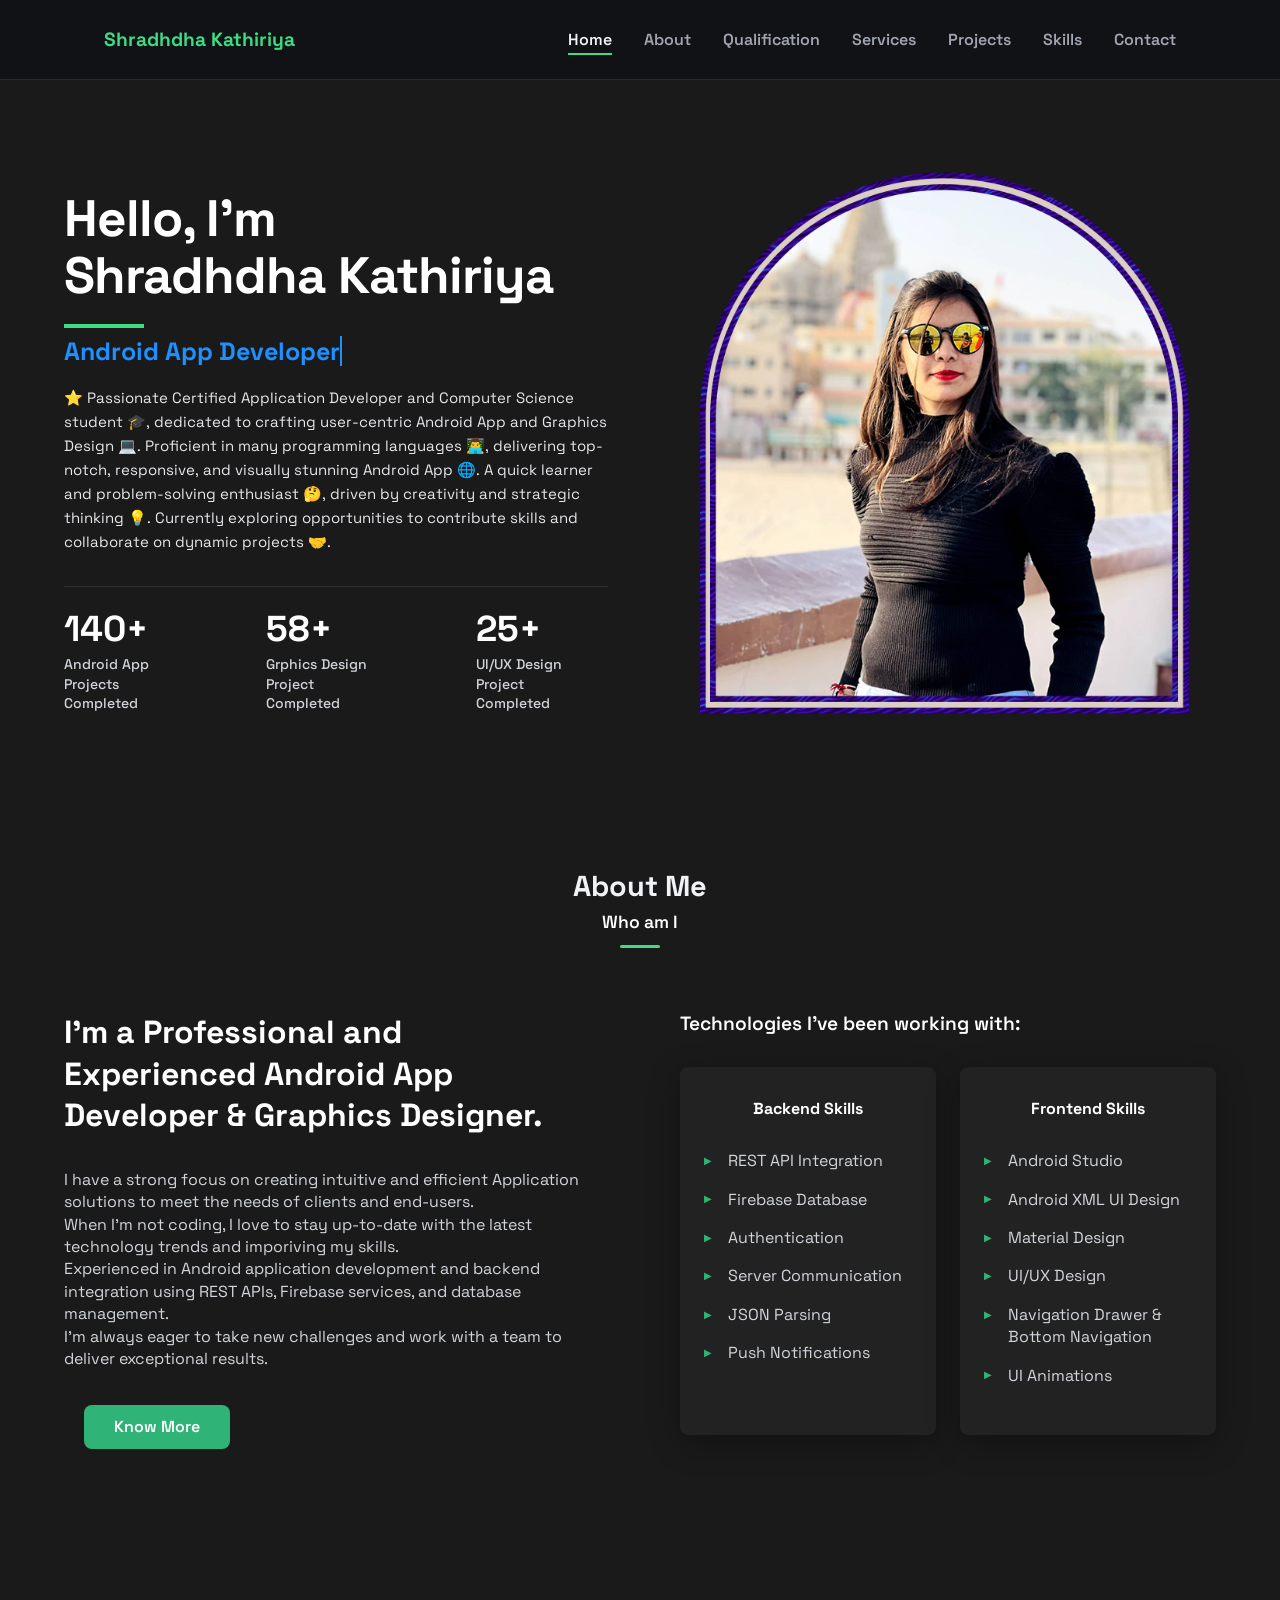
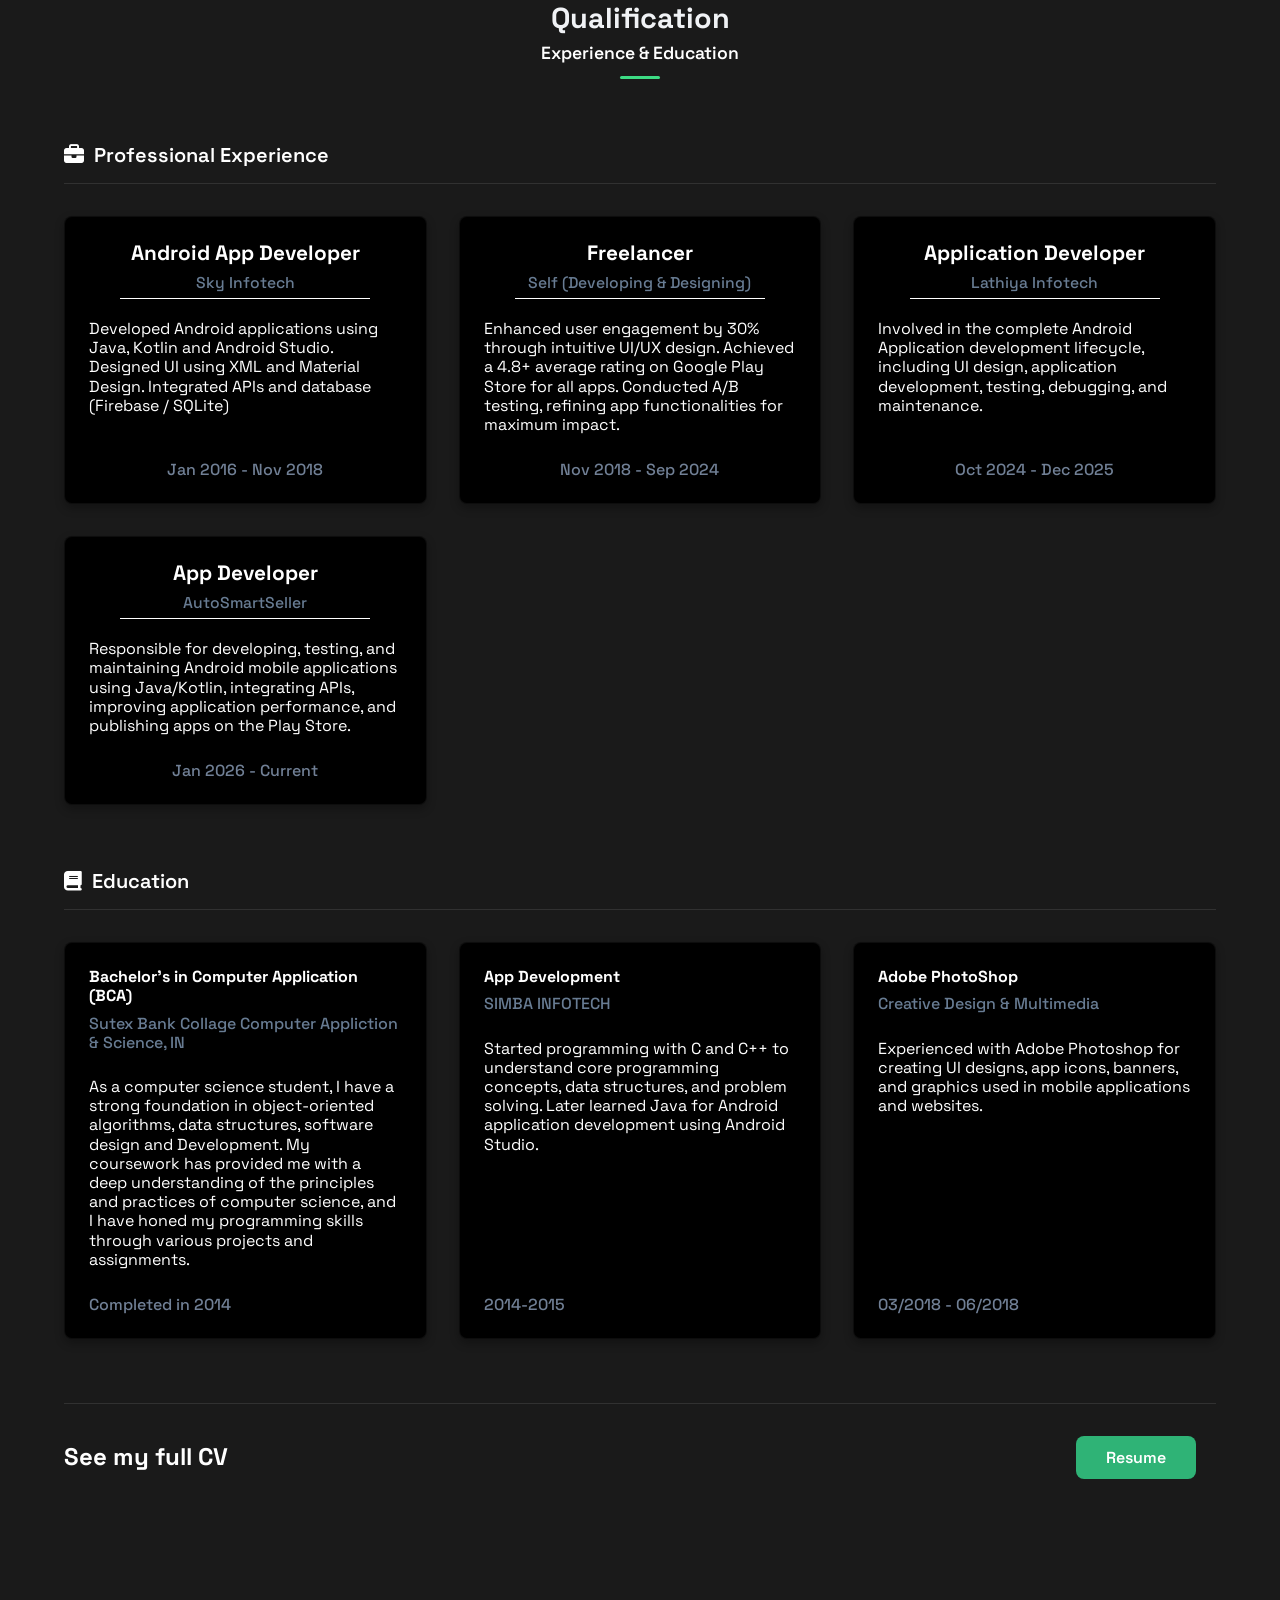
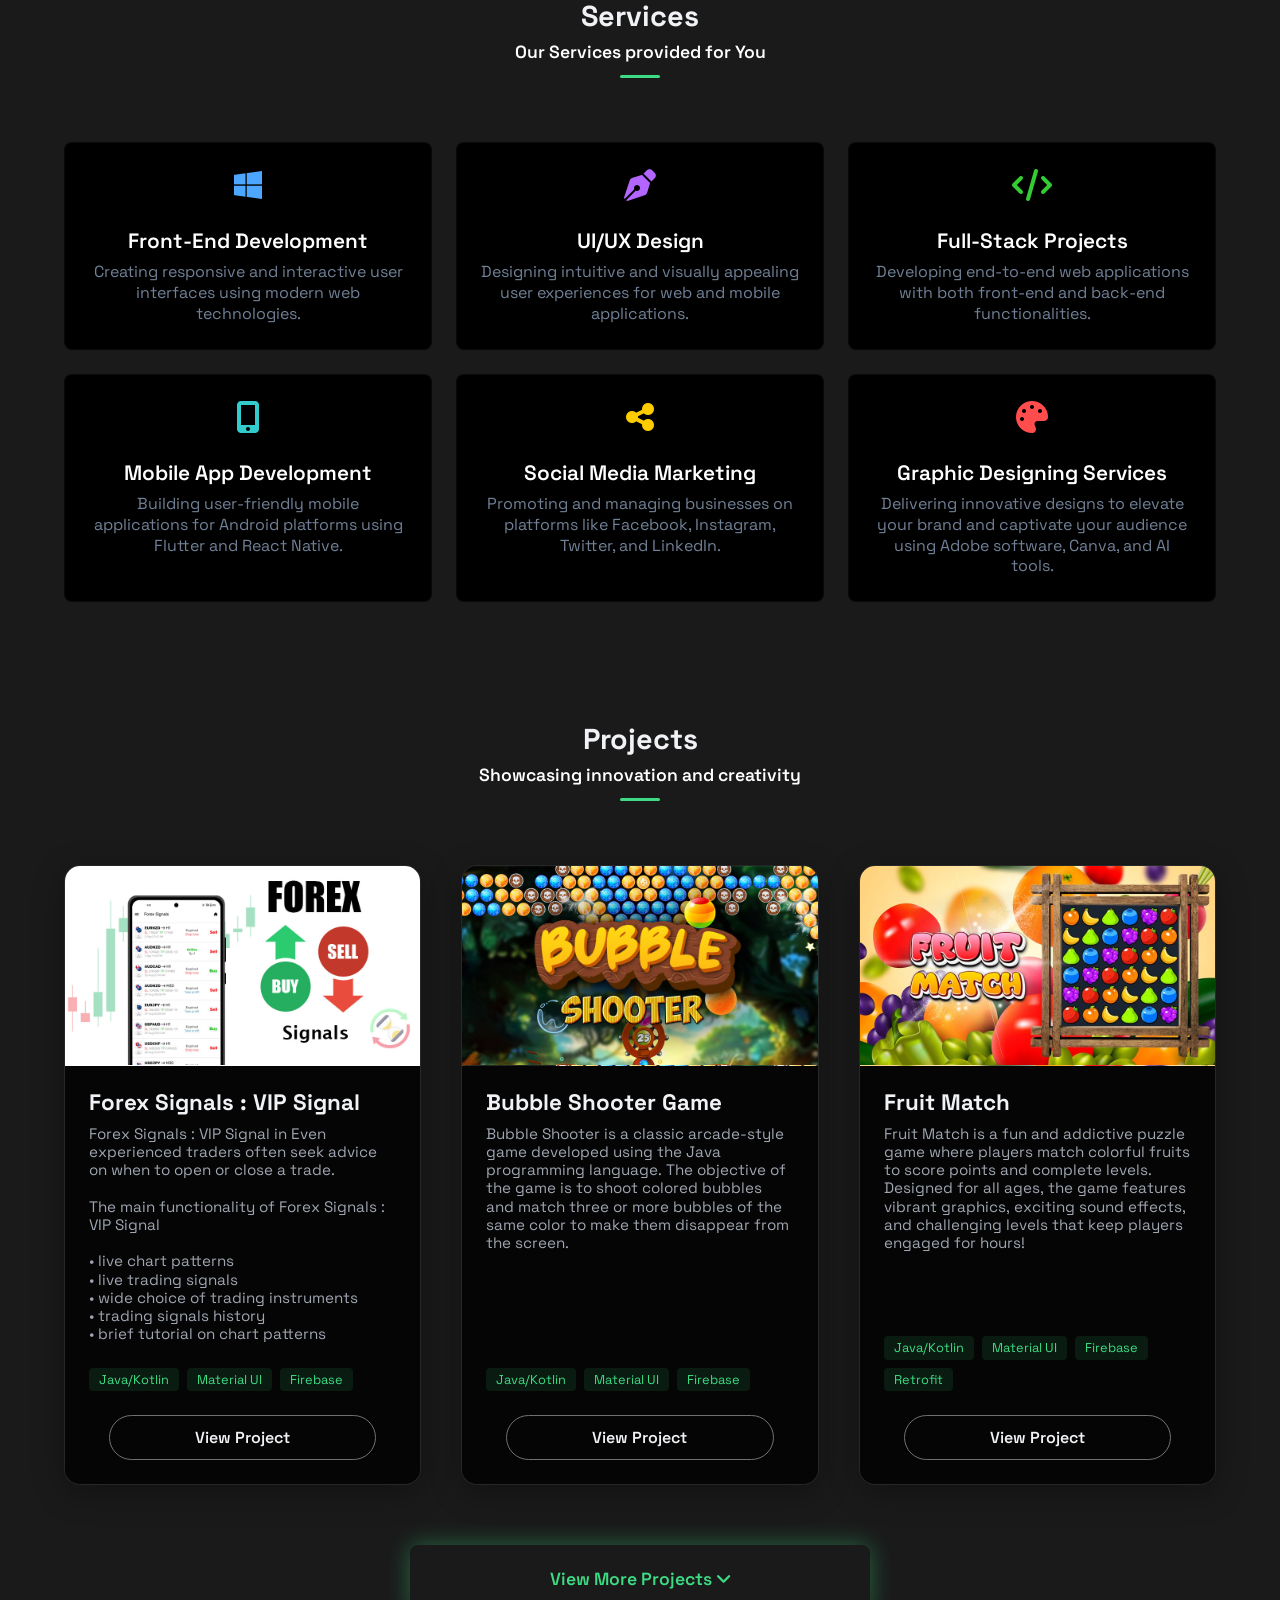
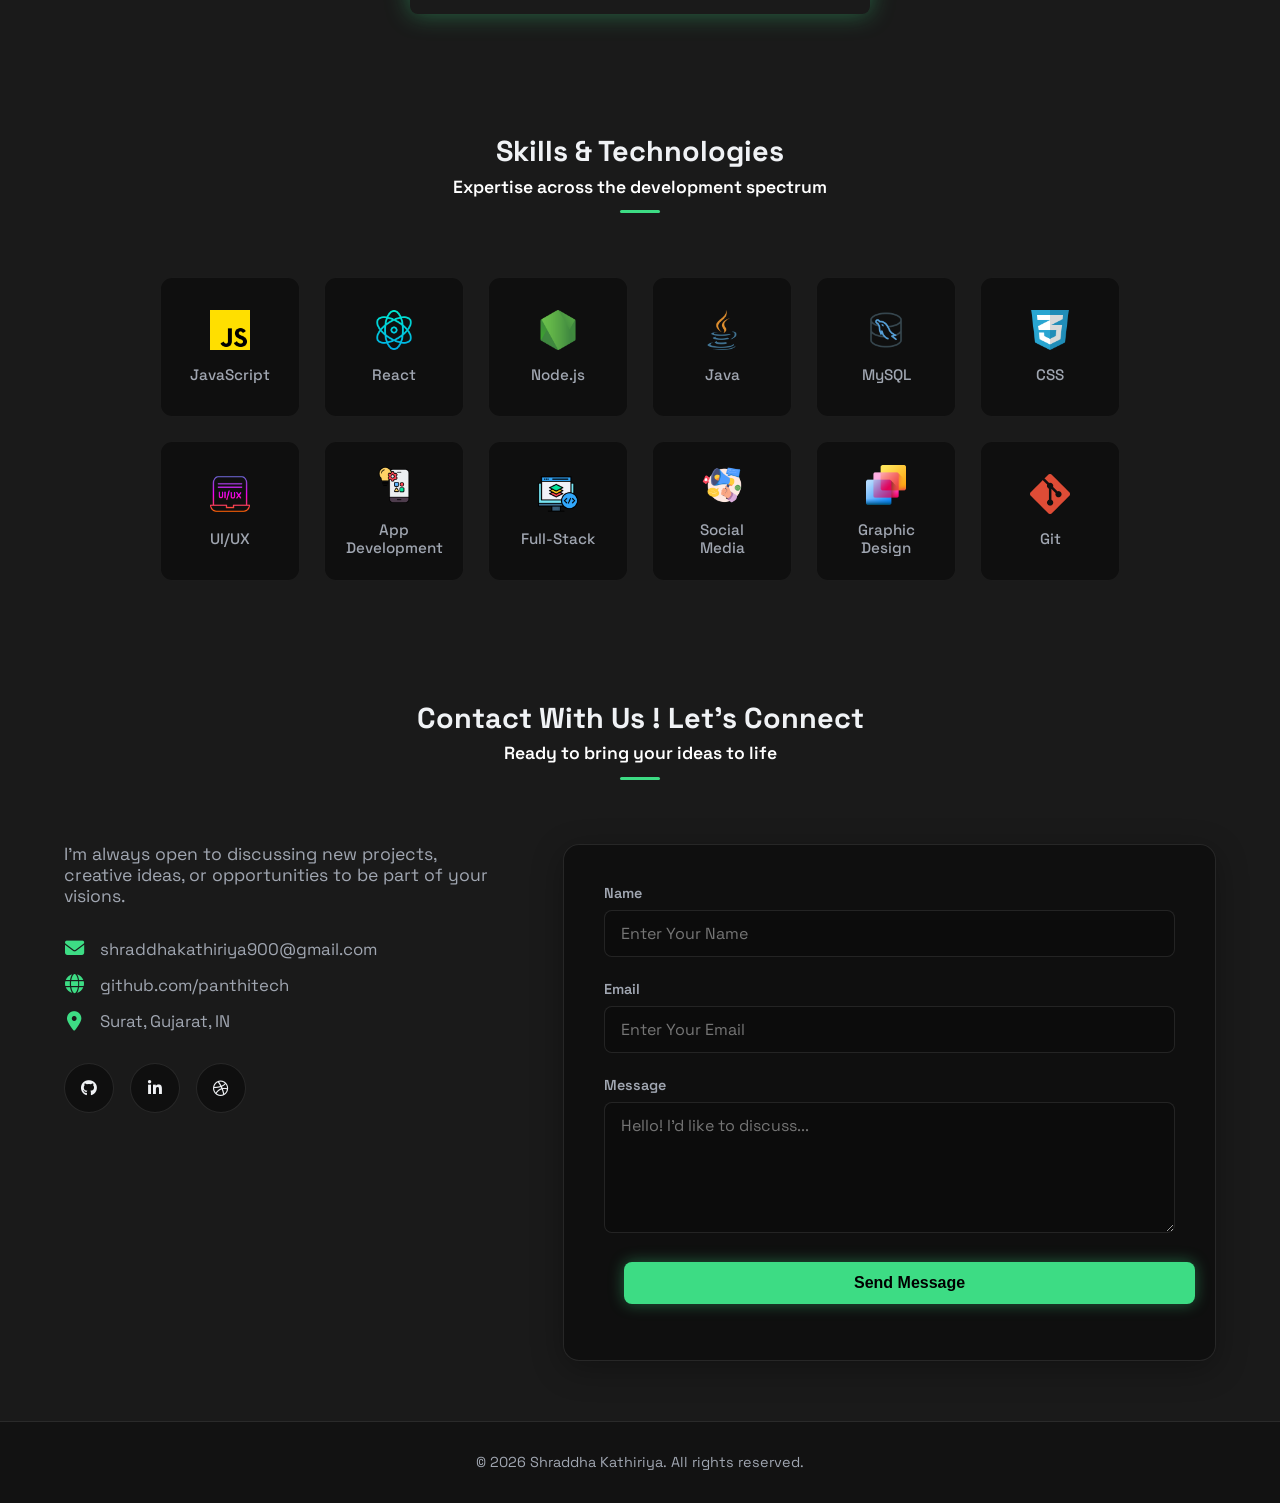
<file: index.html>
<!DOCTYPE html>
<html lang="en">

<head>
    <meta charset="UTF-8">
    <meta name="viewport" content="width=device-width, initial-scale=1.0">
    <link rel="icon" type="image/png" href="./assets/portfolioIcon.png">
    <title>Shraddha Kathiriya - Android Developer Portfolio</title>
    <meta name="description" content="Portfolio of Shradhdha Kathiriya, Android App Developer & UI/UX Designer.">
    <!-- Google Fonts: Inter -->
    <link rel="preconnect" href="https://fonts.googleapis.com">
    <link rel="preconnect" href="https://fonts.gstatic.com" crossorigin>
    <link href="https://fonts.googleapis.com/css2?family=Space+Grotesk:wght@400;500;600;700&display=swap"
        rel="stylesheet">
    <link rel="stylesheet" href="styles.css">
    <link rel="stylesheet" href="https://cdnjs.cloudflare.com/ajax/libs/font-awesome/6.4.2/css/all.min.css">
</head>

<body>

    <!-- Navigation -->
    <nav id="navbar">
        <div class="nav-container">

            <a href="#home" class="logo"><span>Shradhdha Kathiriya</span></a>
            <ul class="nav-links">
                <li><a href="#home" class="nav-link">Home</a></li>
                <li><a href="#about" class="nav-link">About</a></li>
                <li><a href="#resume" class="nav-link">Qualification</a></li>
                <li><a href="#services" class="nav-link">Services</a></li>
                <li><a href="#projects" class="nav-link">Projects</a></li>
                <li><a href="#skills" class="nav-link">Skills</a></li>
                <li><a href="#contact" class="nav-link">Contact</a></li>
            </ul>
            <div class="hamburger">l̥
                <span class="bar"></span>
                <span class="bar"></span>
                <span class="bar"></span>
            </div>
        </div>
    </nav>

    <!-- Home Section -->
    <section id="home" class="hero fade-in">
        <div class="hero-container">
            <div class="hero-text-content">
                <h2 class="hero__title">Hello, I'm <br>Shradhdha Kathiriya</h2>

                <h2 id="typewriter"
                    style="font-size: 25px; font-weight: bold; color: #1e90ff; border-right: 2px solid #1e90ff; white-space: nowrap; overflow: hidden; display: inline-block;">
                </h2>
                <br>
                <p class="hero-description">
                    ⭐ Passionate Certified Application Developer and Computer Science student 🎓, dedicated to crafting
                    user-centric Android App and Graphics Design 💻. Proficient in many programming languages 👨‍💻,
                    delivering top-notch, responsive, and visually stunning Android App 🌐. A quick learner and
                    problem-solving enthusiast 🤔, driven by creativity and strategic thinking 💡. Currently exploring
                    opportunities to contribute skills and collaborate on dynamic projects 🤝.
                </p>

                <div class="stats-row">
                    <div class="stat-item">
                        <span class="stat-number">140+</span>
                        <span class="stat-label">Android App Projects<br>Completed</span>
                    </div>
                    <div class="stat-item">
                        <span class="stat-number">58+</span>
                        <span class="stat-label">Grphics Design Project<br>Completed</span>
                    </div>
                    <div class="stat-item">
                        <span class="stat-number">25+</span>
                        <span class="stat-label">UI/UX Design Project<br>Completed</span>
                    </div>
                </div>
            </div>

            <div class="hero-image-wrapper">
                <img src="assets/profile1.png" alt="Shraddha Kathiriya" class="profile-pic">
            </div>
        </div>
    </section>

    <!-- About Section -->
    <section id="about" class="fade-in">
        <div class="section-container">
            <div class="about-header">
                <h2 class="section-title">About Me</h2>
                <h3 class="section-subtitle">Who am I</h3>
            </div>

            <div class="about-content">
                <!-- Left Column: Bio -->
                <div class="about-bio">
                    <h3 class="bio-headline">I'm a Professional and<br>Experienced Android App<br>Developer & Graphics
                        Designer.</h3>
                    <p class="about__description">I have a strong focus on creating intuitive and efficient Application
                        solutions to meet the needs of clients and end-users.<br>
                        When I'm not coding, I love to stay up-to-date with the latest technology trends and
                        imporiving my skills.<br>Experienced in Android application development and backend integration
                        using REST APIs,
                        Firebase services, and database management. <br>
                        I'm always eager to take new challenges and work with a team to deliver exceptional results.
                    </p>

                    <a href="#projects" class="btn btn-primary know-more-btn">Know More</a>
                </div>

                <!-- Right Column: Skills -->
                <div class="about-skills">
                    <h4 class="skills-headline">Technologies I've been working with:</h4>

                    <div class="skills-cards-container">
                        <!-- Backend Card -->
                        <div class="skill-card glass-panel">
                            <h5 class="skill-card-title">Backend Skills</h5>
                            <ul class="skill-list">
                                <li>REST API Integration</li>
                                <li>Firebase Database</li>
                                <li>Authentication</li>
                                <li>Server Communication</li>
                                <li>JSON Parsing</li>
                                <li>Push Notifications</li>
                            </ul>
                        </div>

                        <!-- Frontend Card -->
                        <div class="skill-card glass-panel">
                            <h5 class="skill-card-title">Frontend Skills</h5>
                            <ul class="skill-list">
                                <li>Android Studio</li>
                                <li>Android XML UI Design</li>
                                <li>Material Design</li>
                                <li>UI/UX Design</li>
                                <li>Navigation Drawer & Bottom Navigation</li>
                                <li>UI Animations</li>
                            </ul>
                        </div>
                    </div>
                </div>
            </div>
        </div>
    </section>


    <!--=================== Qualification Section ====================-->
    <section id="resume" class="fade-in">
        <div class="section-container">
            <div class="about-header">
                <h2 class="section-title">Qualification</h2>
                <h3 class="section-subtitle">Experience & Education</h3>
            </div>

            <div class="qualification-content">
                <!-- Professional Experience -->
                <div class="qualification-group">
                    <h3 class="qualification-heading">
                        <i class="fas fa-briefcase"></i> Professional Experience
                    </h3>
                    <hr class="qualification-divider">

                    <div class="qualification-grid">
                        <!-- Card 1 -->
                        <div class="qual-card">
                            <div class="qual-card-header">
                                <h4>Android App Developer</h4>
                                <h5>Sky Infotech</h5>
                                <hr class="card-divider">
                            </div>
                            <div class="qual-card-body">
                                <p>Developed Android applications using Java, Kotlin and Android Studio. Designed UI
                                    using XML and Material Design. Integrated APIs and database (Firebase / SQLite)</p>
                            </div>
                            <div class="qual-card-footers">
                                <span>Jan 2016 - Nov 2018</span>
                            </div>
                        </div>
                        <!-- Card 2 -->
                        <div class="qual-card">
                            <div class="qual-card-header">
                                <h4>Freelancer</h4>
                                <h5>Self (Developing & Designing)</h5>
                                <hr class="card-divider">
                            </div>
                            <div class="qual-card-body">
                                <p>Enhanced user engagement by 30% through intuitive UI/UX design. Achieved a 4.8+
                                    average rating on Google Play Store for all apps. Conducted A/B testing, refining
                                    app functionalities for maximum impact.</p>
                            </div>
                            <div class="qual-card-footers">
                                <span>Nov 2018 - Sep 2024</span>
                            </div>
                        </div>
                          <!-- Card 3 -->
                        <div class="qual-card">
                            <div class="qual-card-header">
                                <h4>Application Developer</h4>
                                <h5>Lathiya Infotech</h5>
                                <hr class="card-divider">
                            </div>
                            <div class="qual-card-body">
                                <p>Involved in the complete Android Application development
                                    lifecycle, including UI design, application development,
                                    testing, debugging, and maintenance.</p>
                            </div>
                            <div class="qual-card-footers">
                                <span>Oct 2024 - Dec 2025</span>
                            </div>
                        </div>
                        <!-- Card 4 -->
                        <div class="qual-card">
                            <div class="qual-card-header">
                                <h4>App Developer</h4>
                                <h5>AutoSmartSeller</h5>
                                <hr class="card-divider">
                            </div>
                            <div class="qual-card-body">
                                <p>Responsible for developing, testing, and maintaining Android mobile applications
                                    using Java/Kotlin, integrating APIs, improving application performance, and
                                    publishing apps on the Play Store.</p>
                            </div>
                            <div class="qual-card-footers">
                                <span>Jan 2026 - Current</span>
                            </div>
                        </div>
                    </div>
                </div>

                <!-- Education -->
                <div class="qualification-group" style="margin-top: 4rem;">
                    <h3 class="qualification-heading">
                        <i class="fas fa-book"></i> Education
                    </h3>
                    <hr class="qualification-divider">

                    <div class="qualification-grid">
                        <!-- Card 1 -->
                        <div class="qual-card">
                            <div class="qual-card-headers">
                                <h4>Bachelor's in Computer Application (BCA)</h4>
                                <h5>Sutex Bank Collage Computer Appliction & Science, IN</h5>

                            </div>
                            <div class="qual-card-body">
                                <p>As a computer science student, I have a strong foundation in object-oriented
                                    algorithms, data structures, software design and Development. My coursework has
                                    provided me with a deep understanding of the principles and practices of computer
                                    science, and I have honed my programming skills through various projects and
                                    assignments.</p>
                            </div>
                            <div class="qual-card-footer">
                                <span>Completed in 2014</span>
                            </div>
                        </div>
                        <!-- Card 2 -->
                        <div class="qual-card">
                            <div class="qual-card-headers">
                                <h4>App Development</h4>
                                <h5>SIMBA INFOTECH</h5>

                            </div>
                            <div class="qual-card-body">
                                <p>Started programming with C and C++ to understand core programming concepts, data
                                    structures, and problem solving. Later learned Java for Android application
                                    development using Android Studio.</p>
                            </div>
                            <div class="qual-card-footer">
                                <span>2014-2015</span>
                            </div>
                        </div>
                        <!-- Card 3 -->
                        <div class="qual-card">
                            <div class="qual-card-headers">
                                <h4>Adobe PhotoShop</h4>
                                <h5>Creative Design & Multimedia</h5>

                            </div>
                            <div class="qual-card-body">
                                <p>Experienced with Adobe Photoshop for creating UI designs, app icons, banners, and
                                    graphics used in mobile applications and websites.</p>
                            </div>
                            <div class="qual-card-footer">
                                <span>03/2018 - 06/2018</span>
                            </div>
                        </div>
                    </div>
                </div>

                <hr class="resume-bottom-divider">
                <div class="resume-action-row">
                    <h3>See my full CV</h3>
                    <a href="./assets/CV-SHRADDHA KATHIRIYA-LATEST.pdf" class="btn btn-primary know-more-btn" target="_blank"
                        style="margin-top: 0; background-color: #2fb376; color: #fff; border-radius: 8px; font-weight: 600; padding: 12px 30px; border: none; text-decoration: none;">Resume</a>
                </div>
            </div>
        </div>
    </section>



    <!-- Services Section -->
    <section id="services" class="fade-in">
        <div class="section-container">

            <div class="about-header">
                <h2 class="section-title">Services</h2>
                <h3 class="section-subtitle">Our Services provided for You</h3>
            </div>

            <div class="services-grid">
                <!-- Card 1 -->
                <div class="service-card">
                    <div class="service-icon" style="color: #4da6ff;">
                        <i class="fa-brands fa-windows"></i>
                    </div>
                    <h3 class="service-title">Front-End Development</h3>
                    <p class="service-desc">Creating responsive and interactive user interfaces using modern web
                        technologies.</p>
                </div>
                <!-- Card 2 -->
                <div class="service-card">
                    <div class="service-icon" style="color: #b366ff;">
                        <i class="fa-solid fa-pen-nib"></i>
                    </div>
                    <h3 class="service-title">UI/UX Design</h3>
                    <p class="service-desc">Designing intuitive and visually appealing user experiences for web and
                        mobile applications.</p>
                </div>
                <!-- Card 3 -->
                <div class="service-card">
                    <div class="service-icon" style="color: #33cc33;">
                        <i class="fa-solid fa-code"></i>
                    </div>
                    <h3 class="service-title">Full-Stack Projects</h3>
                    <p class="service-desc">Developing end-to-end web applications with both front-end and back-end
                        functionalities.</p>
                </div>
                <!-- Card 4 -->
                <div class="service-card">
                    <div class="service-icon" style="color: #33cccc;">
                        <i class="fa-solid fa-mobile-screen-button"></i>
                    </div>
                    <h3 class="service-title">Mobile App Development</h3>
                    <p class="service-desc">Building user-friendly mobile applications for Android platforms using
                        Flutter and React Native.</p>
                </div>
                <!-- Card 5 -->
                <div class="service-card">
                    <div class="service-icon" style="color: #ffcc00;">
                        <i class="fa-solid fa-share-nodes"></i>
                    </div>
                    <h3 class="service-title">Social Media Marketing</h3>
                    <p class="service-desc">Promoting and managing businesses on platforms like Facebook, Instagram,
                        Twitter, and LinkedIn.</p>
                </div>


                <!-- Card 7 -->
                <div class="service-card">
                    <div class="service-icon" style="color: #ff4d4d;">
                        <i class="fa-solid fa-palette"></i>
                    </div>
                    <h3 class="service-title">Graphic Designing Services</h3>
                    <p class="service-desc">Delivering innovative designs to elevate your brand and captivate your
                        audience using Adobe software, Canva, and AI tools.</p>
                </div>

            </div>
        </div>
    </section>

    <!-- Projects Section -->
    <section id="projects" class="fade-in">
        <div class="section-container">

            <div class="about-header">
                <h2 class="section-title">Projects</h2>
                <h3 class="section-subtitle">Showcasing innovation and creativity<h3>
            </div>
            <div class="projects-grid">

                <!-- Project 1 -->
                <article class="project-card glass-panel">
                    <div class="project-image-placeholder img-1"></div>
                    <div class="project-info">
                        <h3>Forex Signals : VIP Signal</h3>
                        <p>Forex Signals : VIP Signal in Even experienced traders often seek advice on when to open or
                            close a trade.
                            <br><br>
                            The main functionality of Forex Signals : VIP Signal
                            <br><br>
                            • live chart patterns<br>
                            • live trading signals<br>
                            • wide choice of trading instruments<br>
                            • trading signals history<br>
                            • brief tutorial on chart patterns
                        </p>
                        <div class="tech-stack">
                            <span>Java/Kotlin</span>
                            <span>Material UI</span>
                            <span>Firebase</span>
                        </div>
                        <a href="https://github.com/panthitech/Forex-Buy-Sell-VIP-signals" class="btn btn-outline"
                            aria-label="View source code for FinTech Wallet" target="_blank">View
                            Project</a>
                    </div>
                </article>

                <!-- Project 2 -->
                <article class="project-card glass-panel">
                    <div class="project-image-placeholder img-2"></div>
                    <div class="project-info">
                        <h3>Bubble Shooter Game</h3>
                        <p>Bubble Shooter is a classic arcade-style game developed using the Java programming language.
                            The objective of the game is to shoot colored bubbles and match three or more bubbles of the
                            same color to make them disappear from the screen.</p>
                        <div class="tech-stack">
                            <span>Java/Kotlin</span>
                            <span>Material UI</span>
                            <span>Firebase</span>
                        </div>
                        <a href="https://github.com/panthitech/BubbleShooter" class="btn btn-outline"
                            aria-label="View source code for Bubble Shooter Game" target="_blank">View
                            Project</a>
                    </div>
                </article>

                <!-- Project 3 -->
                <article class="project-card glass-panel">
                    <div class="project-image-placeholder img-3"></div>
                    <div class="project-info">
                        <h3>Fruit Match</h3>
                        <p>Fruit Match is a fun and addictive puzzle game where players match colorful fruits to score
                            points and complete levels. Designed for all ages, the game features vibrant graphics,
                            exciting sound effects, and challenging levels that keep players engaged for hours!</p>
                        <div class="tech-stack">
                            <span>Java/Kotlin</span>
                            <span>Material UI</span>
                            <span>Firebase</span>
                            <span>Retrofit</span>
                        </div>
                        <a href="https://github.com/panthitech/Fruit-Match" class="btn btn-outline"
                            aria-label="View source code for Fruit Match" target="_blank">View
                            Project</a>
                    </div>
                </article>

            </div>


            <div style="align-items: center;justify-content: center;  display: flex; margin-top:10px;">
                <a href="https://github.com/panthitech?tab=repositories" target="_blank"
                    class="btn btn-primarys submit-btn"
                    style="padding:1.5rem 4rem;margin-top:50px;margin-left:30%;margin-right: 30%;">View
                    More Projects
                    <i style="text-align:center;" class="fa-solid fa-angle-down fa-bounce"></i></a>
            </div>
        </div>
    </section>

    <!-- Skills Section -->
    <section id="skills" class="fade-in">
        <div class="section-container">
            <div class="about-header">
                <h2 class="section-title">Skills & Technologies</h2>
                <h3 class="section-subtitle">Expertise across the development spectrum</h3>
            </div>

            <div class="skills-grid">
                <!-- Row 1 -->
                <div class="skill-item">
                    <img src="assets/js.png" alt="JavaScript" class="skill-icon">
                    <span class="skill-name">JavaScript</span>
                </div>
                <div class="skill-item">
                    <img src="assets/physics.png" alt="React" class="skill-icon">
                    <span class="skill-name">React</span>
                </div>
                <div class="skill-item">
                    <img src="assets/node-js.png" alt="Node.js" class="skill-icon">
                    <span class="skill-name">Node.js</span>
                </div>
                <div class="skill-item">
                    <img src="assets/java.png" alt="Java" class="skill-icon">
                    <span class="skill-name">Java</span>
                </div>
                <div class="skill-item">
                    <img src="assets/mysql-database.png" alt="MySQL" class="skill-icon">
                    <span class="skill-name">MySQL</span>
                </div>
            
                <div class="skill-item">
                    <img src="assets/text.png" alt="CSS" class="skill-icon">
                    <span class="skill-name">CSS</span>
                </div>

                <!-- Row 2 -->
                <div class="skill-item">
                    <img src="assets/designer (1).png" alt="ui/ux" class="skill-icon">
                    <span class="skill-name">UI/UX</span>
                </div>
            
                <div class="skill-item">
                    <img src="assets/app-development.png" alt="AppDev" class="skill-icon">
                    <span class="skill-name">App Development</span>
                </div>
                <div class="skill-item">
                    <img src="assets/coding (1).png" alt="Full-Stack" class="skill-icon">
                    <span class="skill-name">Full-Stack</span>
                </div>
                <div class="skill-item">
                    <img src="assets/publicity.png" alt="socialmedia" class="skill-icon">
                    <span class="skill-name">Social Media</span>
                </div>
                <div class="skill-item">
                    <img src="assets/layers.png" alt="GD" class="skill-icon">
                    <span class="skill-name">Graphic Design</span>
                </div>

                <!-- Row 3 -->
                <div class="skill-item">
                    <img src="assets/git.png" alt="Git" class="skill-icon">
                    <span class="skill-name">Git</span>
                </div>
            </div>
        </div>
    </section>

    <!-- Contact Section -->
    <section id="contact" class="fade-in">
        <div class="section-container">

            <div class="about-header">
                <h2 class="section-title">Contact With Us ! Let's Connect</h2>
                <h3 class="section-subtitle">Ready to bring your ideas to life</h3>
            </div>

            <!-- <h2 class="section-title">Let's Connect</h2> -->
            <div class="contact-wrapper">
                <div class="contact-info">
                    <p>I'm always open to discussing new projects, creative ideas, or opportunities to be part of your
                        visions.</p>

                    <ul class="contact-list">

                        <li><i class="fas fa-envelope accent"></i> <a
                                href="mailto:shraddhakathiriya900@gmail.com">shraddhakathiriya900@gmail.com</a></li>
                        <li><i class="fas fa-globe accent"></i> <a href="https://github.com/panthitech" target="_blank"
                                rel="noopener noreferrer">github.com/panthitech</a></li>
                        <li><i class="fas fa-map-marker-alt accent"></i>Surat, Gujarat, IN</li>
                    </ul>

                   <div class="social-links" style="margin-top: 2rem;">
                        <a href="https://github.com/panthitech" class="social-icon" aria-label="GitHub"><i
                                class="fab fa-github" target="_blank"></i></a>
                        <a href="https://www.linkedin.com/in/shradhdha-kathiriya-048222217" class="social-icon"
                            aria-label="LinkedIn" target="_blank"><i class="fab fa-linkedin-in"></i></a>

                        <a href="https://dribbble.com/shraddhakathiriya" class="social-icon" aria-label="Dribbble"> <i
                                class="fab fa-dribbble" target="_blank"></i></a>

                    </div>
                </div>

                <form id="contact-form" class="glass-panel">
                    <div class="form-group">
                        <label for="name">Name</label>
                        <input type="text" id="name" name="name" required placeholder="Enter Your Name">
                    </div>
                    <div class="form-group">
                        <label for="email">Email</label>
                        <input type="email" id="email" name="email" required placeholder="Enter Your Email">
                    </div>
                    <div class="form-group">
                        <label for="message">Message</label>
                        <textarea id="message" name="message" rows="5" required
                            placeholder="Hello! I'd like to discuss..."></textarea>
                    </div>
                    <button type="submit" class="btn btn-primary submit-btn">Send Message</button>
                    <p id="form-status"></p>
                </form>
            </div>
        </div>
    </section>

    <footer>
        <p>&copy; 2026 Shraddha Kathiriya. All rights reserved.</p>
    </footer>

    <script src="script.js"></script>
</body>

</html>

                    <script>
    const typewriterTexts = [
      "Android App Developer",
      "UI/UX Designer",
      "Grphics Designer",
      "Bug/Error Solver",
    ];

    let currentTextIndex = 0;
    let charIndex = 0;

    const typewriterElement = document.getElementById("typewriter");

    function typeEffect() {
      // Get the current text
      const currentText = typewriterTexts[currentTextIndex];

      // Update the text content with the next character
      typewriterElement.textContent = currentText.slice(0, charIndex);

      // Increment the character index
      charIndex++;

      // If the full text has been typed, pause and then switch to the next text
      if (charIndex > currentText.length) {
        setTimeout(() => {
          charIndex = 0; // Reset character index
          currentTextIndex = (currentTextIndex + 1) % typewriterTexts.length; // Move to next text
        }, 2000); // Pause before switching
      }

      // Continue typing every 100ms
      setTimeout(typeEffect, 100);
    }

    // Start the typewriter effect
    typeEffect();
</script>
</file>
<file: styles.css>
/* Base Variables & Theming */
:root {
    /* Dark Theme Core Colors */
    --bg-dark: #050505;
    --bg-card: #0F0F0F;
    --bg-card-hover: #161616;

    /* Typography */
    --text-main: #f0f2f5;
    --text-muted: #a0a6b1;

    --color-bg-primary: #1a1a1a;
    --color-bg-secondary: #242424;
    --color-bg-footer: #151515;

    /* Accents (Android Neon Green / Cyberpunk vibes) */
    --accent-primary: #3DDC84;
    --accent-primarys: #707070;
    /* Android Green */
    --accent-glow: rgba(61, 220, 132, 0.4);
    --accent-secondary: #4285F4;
    /* Google Blue */

    /* Glassmorphism Borders */
    --glass-border: rgba(255, 255, 255, 0.1);

    /* Typography Settings */
    --font-primary: 'Space Grotesk', sans-serif;

    /* Dimensions */
    --nav-height: 80px;
    --container-max-width: 1200px;

    /* Font Size */
    /* font sizes */
    --fs-sm: 1.4rem;
    --fs-md: 1.6rem;
    --fs-lg: 2rem;
    --fs-xl: 2.4rem;
    --fs-xxl: 3.2rem;
    --fs-biggest: clamp(3rem, 8vw, 5rem);
    /* font weight */
    --fw-regular: 400;
    --fw-medium: 500;
    --fw-semibold: 600;
    --fw-bold: 700;
}

/* Reset & Scaffolding */
* {
    margin: 0;
    padding: 0;
    box-sizing: border-box;
}

html {

    scroll-behavior: smooth;
}

body {
    font-family: var(--font-primary);
    background-color: var(--color-bg-primary);
    color: var(--text-main);
    line-height: 1.2;
    overflow-x: hidden;
    position: relative;
}

::-webkit-scrollbar {
    width: 10px;
}

::-webkit-scrollbar-track {
    background: var(--bg-dark);
}

::-webkit-scrollbar-thumb {
    background: #333;
    border-radius: 5px;
}

::-webkit-scrollbar-thumb:hover {
    background: var(--accent-primary);
}


/* Typography Utilities */
h1,
h2,
h3,
h4 {
    font-weight: 700;
    line-height: 1.2;
}

p {
    color: var(--text-muted);
    margin-bottom: 1rem;
}

a {
    text-decoration: none;
    color: inherit;
    transition: color 0.3s ease;
}

.accent {
    color: var(--accent-primary);
}

.glow-text {
    text-shadow: 0 0 30px var(--accent-glow);
}

.section-title {
    font-size: 1.8rem;
    margin-bottom: 0.5rem;
    text-align: center;
    font-weight: 700;
}

.about-header {
    text-align: center;
    margin-bottom: 4rem;
}

.section-subtitle {
    font-size: 1.1rem;
    font-weight: 600;
    color: #ffffff;
    position: relative;
    display: inline-block;
    padding-bottom: 15px;
}

.section-subtitle::after {
    content: '';
    position: absolute;
    bottom: 0px;
    left: 50%;
    transform: translateX(-50%);
    width: 40px;
    height: 3px;
    background: var(--accent-primary);
    border-radius: 2px;
}

/* Layout Utilities */
section {
    padding: 60px 5%;
    /* Reduced from 100px */
    min-height: auto;
    /* Changed from 100vh to reduce gaps */
    display: flex;
    flex-direction: column;
    justify-content: center;
}

.section-container {
    max-width: var(--container-max-width);
    margin: 0 auto;
    width: 100%;
}

/* Glassmorphism Panel */
.glass-panel {
    background: var(--bg-card);
    backdrop-filter: blur(12px);
    -webkit-backdrop-filter: blur(12px);
    border: 1px solid var(--glass-border);
    border-radius: 16px;
    box-shadow: 0 8px 32px 0 rgba(0, 0, 0, 0.3);
}

/* Navigation */
#navbar {
    position: fixed;
    top: 0;
    width: 100%;
    height: var(--nav-height);
    background: rgba(15, 17, 21, 0.8);
    backdrop-filter: blur(20px);
    -webkit-backdrop-filter: blur(20px);
    border-bottom: 1px solid var(--glass-border);
    z-index: 1000;
    transition: all 0.3s ease;
}

.nav-container {
    max-width: var(--container-max-width);
    margin: 0 auto;
    padding: 0 5%;
    height: 100%;
    display: flex;
    justify-content: space-between;
    align-items: center;
}

.logo {
    font-size: 1.2rem;
    font-weight: 700;

}

.logo span {
    color: var(--accent-primary);
}



.nav-links {
    list-style: none;
    display: flex;
    gap: 2rem;
}

.nav-link {
    font-weight: 600;
    font-size: 1rem;
    color: var(--text-muted);
    position: relative;
    padding-bottom: 5px;
}

.nav-link::after {
    content: '';
    position: absolute;
    width: 0;
    height: 2px;
    bottom: 0;
    left: 0;
    background-color: var(--accent-primary);
    transition: width 0.3s ease;
}

.nav-link:hover,
.nav-link.active {
    color: var(--text-main);
}

.nav-link:hover::after,
.nav-link.active::after {
    width: 100%;
}

/* Hamburger Menu (Mobile) */
.hamburger {
    display: none;
    cursor: pointer;
}

.bar {
    display: block;
    width: 25px;
    height: 3px;
    margin: 5px auto;
    background-color: var(--text-main);
    transition: all 0.3s ease;
}

/* Buttons */
.btn {
    display: inline-block;
    padding: 12px 28px;
    margin-left: 20px;
    margin-right: 20px;
    border-radius: 8px;
    font-weight: 600;
    font-size: 1rem;
    cursor: pointer;
    transition: all 0.3s ease;
    text-align: center;
}

.btn-primary {
    background-color: var(--accent-primary);
    color: #000;
    border: 2px solid var(--accent-primary);
    box-shadow: 0 0 15px var(--accent-glow);
}

.btn-primary:hover {
    background-color: transparent;
    color: var(--accent-primary);
    box-shadow: 0 0 25px var(--accent-glow);
}


.btn-primarys:hover {
    background-color: var(--accent-primary);
    color: #000;
    font-size: 1.1rem;
    border: 2px solid var(--accent-primary);
    box-shadow: 0 0 15px var(--accent-glow);
}

.btn-primarys {
    background-color: transparent;
    color: var(--accent-primary);
    font-size: 1.1rem;
    box-shadow: 0 0 25px var(--accent-glow);
}

.btn-secondary {
    background-color: transparent;
    color: var(--text-main);
    border: 2px solid var(--glass-border);
}

.btn-secondary:hover {
    border-color: var(--text-main);
    background-color: rgba(255, 255, 255, 0.05);
}

.btn-outline {
    background: transparent;
    color: var(--text-main);
    border: 1px solid var(--accent-primarys);
    padding: 12px 16px;
    font-size: 1.0rem;
    border-radius: 50px;
}

.btn-outline:hover {
    background: rgba(61, 220, 132, 0.1);
}

/* Hero Section matching provided image */
.hero {
    position: relative;
    padding-top: calc(var(--nav-height) + 20px);
    /* Reduced added padding from 50px */
    padding-bottom: 2rem;
    /* Reduced bottom padding to close gap */
    background-color: #1a1a1a;
    /* specific dark shade from image */
    justify-content: flex-start;
}

.hero-container {
    max-width: var(--container-max-width);
    margin: 0 auto;
    width: 100%;
    display: flex;
    flex-wrap: wrap;
    align-items: center;
    gap: 4rem;
}

.hero-text-content {
    flex: 1;
    min-width: 300px;
    z-index: 2;
    text-align: left;
}

.hero__title {
    font-size: 3.2rem;
    /* ~56px */
    margin-bottom: 0.5rem;
    color: #ffffff;
    line-height: 1.1;
    font-weight: 700;
    letter-spacing: -0.02em;
    position: relative;
    padding-bottom: 1.5rem;
}

.hero__title::after {
    position: absolute;
    content: "";
    background-color: var(--accent-primary);
    width: 80px;
    height: 4px;
    bottom: 0;
    left: 0;
}

.animated-job-title {
    color: #3b82f6;
    /* Blue color from image */
    font-size: 1.75rem;
    /* ~28px */
    margin-bottom: 1.5rem;
    font-weight: 600;
    border-right: 2px solid #3b82f6;
    white-space: nowrap;
    overflow: hidden;
    display: inline-block;
    padding-right: 4px;
    animation: blinkCursor 1s step-end infinite;
}

@keyframes blinkCursor {
    50% {
        border-right-color: transparent;
    }
}



.hero-description {
    font-size: 0.9375rem;
    /* ~15px */
    line-height: 1.6;
    color: #e5e7eb;
    /* Lighter text for description */
    margin-bottom: 2rem;
    margin-top: 1rem;
    max-width: 650px;
    font-weight: 400;
}

/* Stats Row */
.stats-row {
    display: flex;
    gap: 4rem;
    border-top: 1px solid rgba(255, 255, 255, 0.1);
    padding-top: 1.5rem;
}

.stat-item {
    display: flex;
    flex-direction: column;
}

.stat-number {
    font-size: 2.25rem;
    /* ~36px */
    font-weight: 800;
    color: #ffffff;
    line-height: 1;
    margin-bottom: 0.5rem;
}

.stat-label {
    font-size: 0.875rem;
    /* ~14px */
    color: #d1d5db;
    line-height: 1.4;
    font-weight: 500;
}

/* Profile Image arched wrapper */
.hero-image-wrapper {
    flex: 1;
    display: flex;
    justify-content: center;
    position: relative;
    /* Move it up slightly so it feels larger and more prominent against the top edge */
    margin-top: -20px;
}

.profile-pic {
    width: 100%;
    max-width: 580px;
    /* Increased from 450px */
    border-radius: 400px 400px 0 0;
    /* Arched shape */
    aspect-ratio: 3 / 4;
    object-fit: contain;
    background-color: transparent;
    /* Changed from white to transparent to allow image background */
    animation: none;
    /* remove float animation for cleaner look */
}

/* Abstract Background Shapes for Hero (Removed for layout match) */
.abstract-shape {
    position: absolute;
    border-radius: 50%;
    filter: blur(100px);
    z-index: 1;
    opacity: 0.5;
}

.shape-1 {
    top: 20%;
    left: 10%;
    width: 300px;
    height: 300px;
    background: var(--accent-glow);
}

.shape-2 {
    bottom: 10%;
    right: 5%;
    width: 400px;
    height: 400px;
    background: rgba(66, 133, 244, 0.2);
    /* Google Blue glow */
}

/* About Section matching provided image */
#about {
    background-color: #1a1a1a;
    padding-top: 2rem;
    /* Reduced top padding to close gap with hero */
}

.about-content {
    display: grid;
    grid-template-columns: 1fr 1fr;
    gap: 5rem;
    align-items: start;
}

/* Left Column: Bio */
.about-bio {
    max-width: 50rem;
    margin: auto;
    margin-bottom: 2rem;
    text-align: left;
}

.about__description {
    margin-bottom: 3rem;
}

.bio-headline {
    font-size: 2rem;
    line-height: 1.3;
    margin-bottom: 2rem;
    color: #ffffff;
    font-weight: 700;
}

.about-bio p {
    font-size: 1.0rem;
    color: #d1d5db;
    margin-bottom: 1.2rem;
    line-height: 1.4;
}

.know-more-btn {
    background-color: #2fb376;
    /* matching green button */
    color: #ffffff;
    border: none;
    border-radius: 8px;
    padding: 12px 30px;
    font-weight: 600;
    font-size: 1rem;
    margin-top: 1rem;
    align-self: flex-start;
    box-shadow: none;
}

.know-more-btn:hover {
    background-color: #259661;
    color: #ffffff;
    box-shadow: 0 5px 15px rgba(47, 179, 118, 0.3);
}

/* Right Column: Skills */
.about-skills {
    display: flex;
    flex-direction: column;
}

.skills-headline {
    font-size: 1.2rem;
    color: #ffffff;
    margin-bottom: 2rem;
    font-weight: 600;
}

.skills-cards-container {
    display: grid;
    grid-template-columns: 1fr 1fr;
    gap: 1.5rem;
}

.skill-card {
    background-color: #222222;
    /* solid dark gray cards */
    border: none;
    /* turning off glass border if we want exact solid look */
    border-radius: 8px;
    padding: 2rem 1.5rem;
}

.skill-card-title {
    text-align: center;
    font-size: 1rem;
    font-weight: 700;
    color: #ffffff;
    margin-bottom: 2rem;
}

.skill-list {
    list-style: none;
    padding: 0;
}

.skill-list li {
    position: relative;
    padding-left: 1.5rem;
    margin-bottom: 1rem;
    font-size: 1.0rem;
    color: #d1d5db;
    line-height: 1.4;
}

.skill-list li::before {
    content: '▶';
    position: absolute;
    left: 0;
    top: 0px;
    margin-top: 0.3rem;
    font-size: 0.6rem;
    color: #2fb376;
    /* The green bullet points */
}


/* Services Section */
.services-grid {
    display: grid;
    grid-template-columns: repeat(auto-fit, minmax(300px, 1fr));
    gap: 1.5rem;
}

.service-card {
    background-color: #000000;
    border-radius: 8px;
    padding: 1.5rem 1.5rem;
    text-align: center;
    transition: transform 0.3s ease, box-shadow 0.3s ease;
    border: 1px solid rgba(255, 255, 255, 0.03);
}

.service-card:hover {
    transform: translateY(-5px);
    box-shadow: 0 10px 20px rgba(0, 0, 0, 0.5);
    border-color: rgba(255, 255, 255, 0.1);
}

.service-icon {
    font-size: 2rem;
    margin-bottom: 1.5rem;
}

.service-title {
    color: #ffffff;
    font-size: 1.3rem;
    font-weight: 600;
    margin-bottom: 0.5rem;
}

.service-desc {
    color: #718096;
    font-size: 1.0rem;
    line-height: 1.3;
    margin-bottom: 0;
}

/* Projects Section */
.projects-grid {
    display: grid;
    grid-template-columns: repeat(auto-fit, minmax(320px, 1fr));
    gap: 2.5rem;
}

/* Skills Section */
.skills-grid {
    display: flex;
    flex-wrap: wrap;
    gap: 1.5rem;
    justify-content: center;
    max-width: 1000px;
    margin: 0 auto;
}

.skill-item {
    background-color: var(--bg-card);
    border: 1px solid rgba(255, 255, 255, 0.05);
    border-radius: 12px;
    padding: 1.5rem;
    width: 140px;
    height: 140px;
    display: flex;
    flex-direction: column;
    align-items: center;
    justify-content: center;
    gap: 1rem;
    transition: transform 0.3s ease, background-color 0.3s ease;
}

.skill-item:hover {
    transform: translateY(-5px);
    background-color: var(--bg-card-hover);
    border-color: rgba(255, 255, 255, 0.1);
}

.skill-icon {
    width: 40px;
    height: 40px;
    object-fit: contain;
}

.skill-name {
    color: var(--text-muted);
    font-size: 0.95rem;
    align-items: center;
    font-weight: 500;
    text-align: center;
}

.project-card {
    display: flex;
    flex-direction: column;
    overflow: hidden;
    transition: transform 0.3s ease, box-shadow 0.3s ease;
}

.project-card:hover {
    transform: translateY(-10px);
    border-color: rgba(255, 255, 255, 0.2);
    box-shadow: 0 15px 40px rgba(0, 0, 0, 0.4);
}

.project-image-placeholder {
    width: 100%;
    height: 200px;
    background-size: cover;
    background-position: center;
    border-bottom: 1px solid var(--glass-border);
    transition: transform 0.5s ease;
}

.project-card:hover .project-image-placeholder {
    transform: scale(1.05);
}

/* Mock Gradients instead of images for now */
.img-1 {
    background-image: url("assets/banner.jpg");
    background-size: cover;
    background-position: center;
    /* background: linear-gradient(45deg, #1a2a6c, #b21f1f, #fdbb2d); */
}

.img-2 {
    background-image: url("assets/bs_banner.jpg");
    background-size: cover;
    background-position: center;
    /* background: linear-gradient(45deg, #11998e, #38ef7d); */
}

.img-3 {
    background-image: url("assets/fm_banner.jpg");
    background-size: cover;
    background-position: center;
    /* background: linear-gradient(45deg, #8E2DE2, #4A00E0); */
}


.project-info {
    padding: 1.5rem;
    display: flex;
    flex-direction: column;
    flex-grow: 1;
    position: relative;
    z-index: 1;
    background: var(--bg-dark);
    /* overlay */
}

.project-info h3 {
    margin-bottom: 0.5rem;
    font-size: 1.4rem;
}

.project-info p {
    font-size: 0.95rem;
    margin-bottom: 1.5rem;
    flex-grow: 1;

}

.tech-stack {
    display: flex;
    flex-wrap: wrap;
    gap: 0.5rem;
    margin-bottom: 1.5rem;
}

.tech-stack span {
    font-size: 0.8rem;
    color: var(--accent-primary);
    background: rgba(61, 220, 132, 0.1);
    padding: 4px 10px;
    border-radius: 4px;
}

/* Contact Section */
.contact-wrapper {
    display: grid;
    grid-template-columns: 1fr 1.5fr;
    gap: 4rem;
}

.contact-info p {
    font-size: 1.1rem;
    margin-bottom: 2rem;
}

.social-links {
    display: flex;
    gap: 1rem;
}

.social-icon {
    display: flex;
    justify-content: center;
    align-items: center;
    width: 50px;
    height: 50px;
    border-radius: 50%;
    background: var(--bg-card);
    border: 1px solid var(--glass-border);
    font-weight: 700;
    transition: all 0.3s ease;
}

.social-icon:hover {
    background: var(--accent-primary);
    color: #000;
    transform: translateY(-5px);
    box-shadow: 0 5px 15px var(--accent-glow);
}

form {
    padding: 2.5rem;
}

.form-group {
    margin-bottom: 1.5rem;
}

.form-group label {
    display: block;
    margin-bottom: 0.5rem;
    font-weight: 600;
    font-size: 0.9rem;
    color: var(--text-muted);
}

.form-group input,
.form-group textarea {
    width: 100%;
    background: rgba(0, 0, 0, 0.2);
    border: 1px solid var(--glass-border);
    border-radius: 8px;
    padding: 12px 16px;
    color: var(--text-main);
    font-family: var(--font-primary);
    font-size: 1rem;
    transition: all 0.3s ease;
}

.form-group input:focus,
.form-group textarea:focus {
    outline: none;
    border-color: var(--accent-primary);
    box-shadow: 0 0 10px rgba(61, 220, 132, 0.2);
    background: rgba(0, 0, 0, 0.4);
}

.submit-btn {
    width: 100%;
    border: none;
}

#form-status {
    margin-top: 1rem;
    font-size: 0.9rem;
    text-align: center;
}

#form-status.success {
    color: var(--accent-primary);
}

/* Footer */
footer {
    text-align: center;
    padding: 2rem;
    border-top: 1px solid var(--glass-border);
    background: rgba(0, 0, 0, 0.3);
}

footer p {
    margin: 0;
    font-size: 0.9rem;
}

/* Animations (Intersection Observer targets) */
.fade-in {
    opacity: 0;
    transform: translateY(30px);
    transition: opacity 0.8s ease, transform 0.8s ease;
}

.fade-in.appear {
    opacity: 1;
    transform: translateY(0);
}


/* Responsive Design */
@media (max-width: 992px) {

    .about-content,
    .contact-wrapper {
        grid-template-columns: 1fr;
    }

    .section-title::after {
        left: 30%;
        width: 40%;
    }
}

@media (max-width: 768px) {
    .hamburger {
        display: block;
    }

    .hamburger.active .bar:nth-child(2) {
        opacity: 0;
    }

    .hamburger.active .bar:nth-child(1) {
        transform: translateY(8px) rotate(45deg);
    }

    .hamburger.active .bar:nth-child(3) {
        transform: translateY(-8px) rotate(-45deg);
    }

    .nav-links {
        position: fixed;
        left: -100%;
        top: var(--nav-height);
        gap: 0;
        flex-direction: column;
        background: var(--bg-dark);
        width: 100%;
        height: calc(100vh - var(--nav-height));
        text-align: center;
        transition: 0.3s;
        border-top: 1px solid var(--glass-border);
    }

    .nav-links.active {
        left: 0;
    }

    .nav-links li {
        margin: 2rem 0;
    }

    .hero h1 {
        font-size: 2.5rem;
    }

    .hero-buttons {
        flex-direction: column;
    }

    .abstract-shape {
        display: none;
        /* Hide for performance on mobile */
    }
}

/* Qualification Section CSS */
.qualification-content {
    width: 100%;
}

.qualification-group {
    margin-bottom: 2rem;
}

.qualification-heading {
    color: #ffffff;
    font-size: 1.25rem;
    font-weight: 600;
    margin-bottom: 1rem;
    display: flex;
    align-items: center;
    gap: 10px;
}

.qualification-divider {
    border: none;
    height: 1px;
    background-color: rgba(255, 255, 255, 0.1);
    margin-bottom: 2rem;
}

.qualification-grid {
    display: grid;
    grid-template-columns: repeat(auto-fit, minmax(300px, 1fr));
    gap: 32px;
}

.qual-card {
    background-color: #000000;
    border-radius: 8px;
    padding: 24px;
    display: flex;
    flex-direction: column;
    box-shadow: 0 4px 10px rgba(0, 0, 0, 0.3);
    border: 1px solid rgba(255, 255, 255, 0.05);
    transition: transform 0.3s ease, box-shadow 0.3s ease;
}

.qualification__title {
    font-size: var(--fs-md);
    font-weight: var(--fw-medium);
    margin-bottom: 1rem;
}

/* .qual-card:hover {
    transform: translateY(-5px);
    box-shadow: 0 10px 20px rgba(0, 0, 0, 0.5);
    border-color: rgba(255, 255, 255, 0.1);
} */

.qual-card-header {
    text-align: center;
    margin-bottom: 20px;
}

.qual-card-headers {
    text-align: left;
    margin-bottom: 20px;
}

.qual-card-headers h4 {
    color: #ffffff;
    font-size: 1.0rem;
    font-weight: 700;
    margin-bottom: 8px;
}

.qual-card-headers h5 {
    color: #687c93;
    font-size: 1.0rem;
    font-weight: 500;
    margin-bottom: 5px;
}

.qual-card-header h4 {
    color: #ffffff;
    font-size: 1.30rem;
    font-weight: 700;
    margin-bottom: 8px;
}

.qual-card-header h5 {
    color: #687c93;
    font-size: 0.98rem;
    font-weight: 500;
    margin-bottom: 5px;
}

.card-divider {
    border: none;
    height: 1px;
    background-color: #ffffff;
    width: 80%;
    margin: 0 auto;
}

.qual-card-body {
    flex-grow: 1;
    margin-bottom: 10px;
}

.qual-card-body p {
    color: #ffffff;
    font-size: 1.0rem;
    line-height: 1.2;
    text-align: left;
}

.qual-card-footer {
    text-align: left;
}

.qual-card-footer span {
    color: #718096;
    font-size: 1.0rem;
    font-weight: 500;
}

.qual-card-footers {
    text-align: center;
}

.qual-card-footers span {
    color: #718096;
    font-size: 1.0rem;
    font-weight: 500;
}

.resume-bottom-divider {
    border: none;
    height: 1px;
    background-color: rgba(255, 255, 255, 0.1);
    margin: 4rem 0 2rem;
}

.resume-action-row {
    display: flex;
    justify-content: space-between;
    align-items: center;
}

.resume-action-row h3 {
    color: #ffffff;
    font-size: 1.5rem;
    font-weight: 700;
    margin: 0;
}

/* Contact List */
.contact-list {
    list-style: none;
    padding: 0;
    margin: 1.5rem 0;
}

.contact-list li {
    display: flex;
    align-items: center;
    gap: 1rem;
    margin-bottom: 1rem;
    color: var(--text-muted);
    font-size: 1.05rem;
}

.contact-list li i {
    width: 20px;
    text-align: center;
    font-size: 1.2rem;
}

.contact-list a:hover {
    color: var(--accent-primary);
}
</file>
